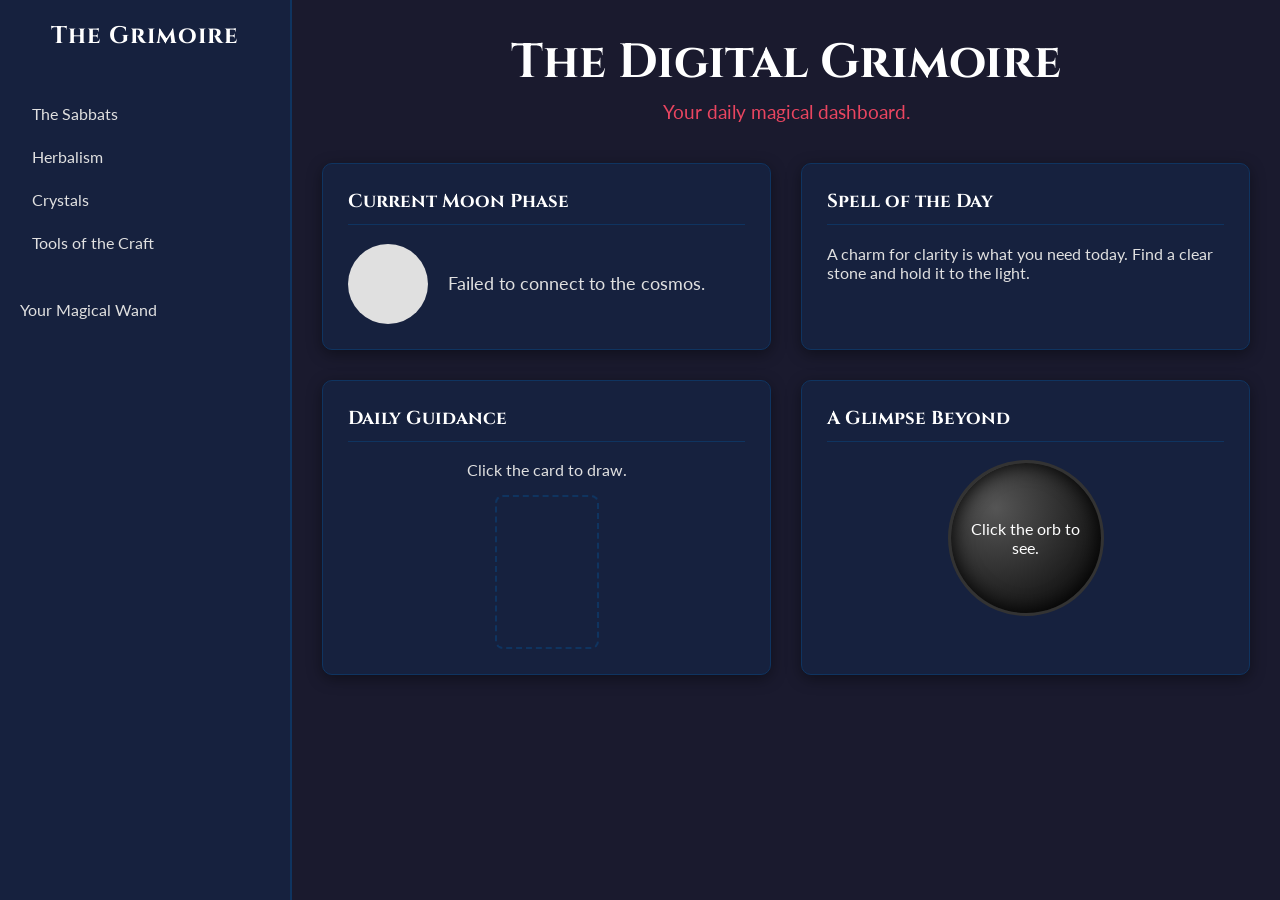
<file: index.html>
<!DOCTYPE html>
<html lang="en">
<head>
    <meta charset="UTF-8">
    <meta name="viewport" content="width=device-width, initial-scale=1.0">
    <title>The Digital Grimoire</title>
    <link rel="stylesheet" href="style.css">
</head>
<body>

    <div id="app-container">
        <!-- Left Sidebar for Navigation -->
        <aside id="sidebar">
            <h2>The Grimoire</h2>
            <nav>
                <ul>
                    <li><a href="#sabbats">The Sabbats</a></li>
                    <li><a href="#herbs">Herbalism</a></li>
                    <li><a href="#crystals">Crystals</a></li>
                    <li><a href="#tools">Tools of the Craft</a></li>
                </ul>
            </nav>
            <div id="wand-widget">
                <p>Your Magical Wand</p>
                <!-- The wand will be controlled by JavaScript -->
            </div>
        </aside>

        <!-- Main Dashboard Content -->
        <main id="dashboard">
            <header>
                <h1>The Digital Grimoire</h1>
                <p>Your daily magical dashboard.</p>
            </header>

            <div class="widget-grid">
                <!-- Moon Phase Widget -->
                <div class="widget" id="moon-phase-widget">
                    <h3>Current Moon Phase</h3>
                    <div id="moon-display">
                        <div id="moon-icon"></div>
                        <div id="moon-text">
                            <p id="moon-phase-name">Loading...</p>
                            <p id="moon-zodiac">Loading...</p>
                        </div>
                    </div>
                </div>

                <!-- Spell of the Day Widget -->
                <div class="widget" id="spell-of-the-day-widget">
                    <h3>Spell of the Day</h3>
                    <p id="spell-text">A charm for clarity is what you need today. Find a clear stone and hold it to the light.</p>
                </div>

                <!-- Oracle Card Widget -->
                <div class="widget" id="oracle-card-widget">
                    <h3>Daily Guidance</h3>
                    <div id="oracle-deck">
                        <p>Click the card to draw.</p>
                        <div id="card-placeholder"></div>
                    </div>
                </div>

                <!-- Scrying Ball Widget -->
                <div class="widget" id="scrying-ball-widget">
                    <h3>A Glimpse Beyond</h3>
                    <div id="scrying-ball">
                        <p id="prediction-text">Click the orb to see.</p>
                    </div>
                </div>
            </div>
        </main>

    </div>

    <script src="script.js"></script>
</body>
</html>
</file>
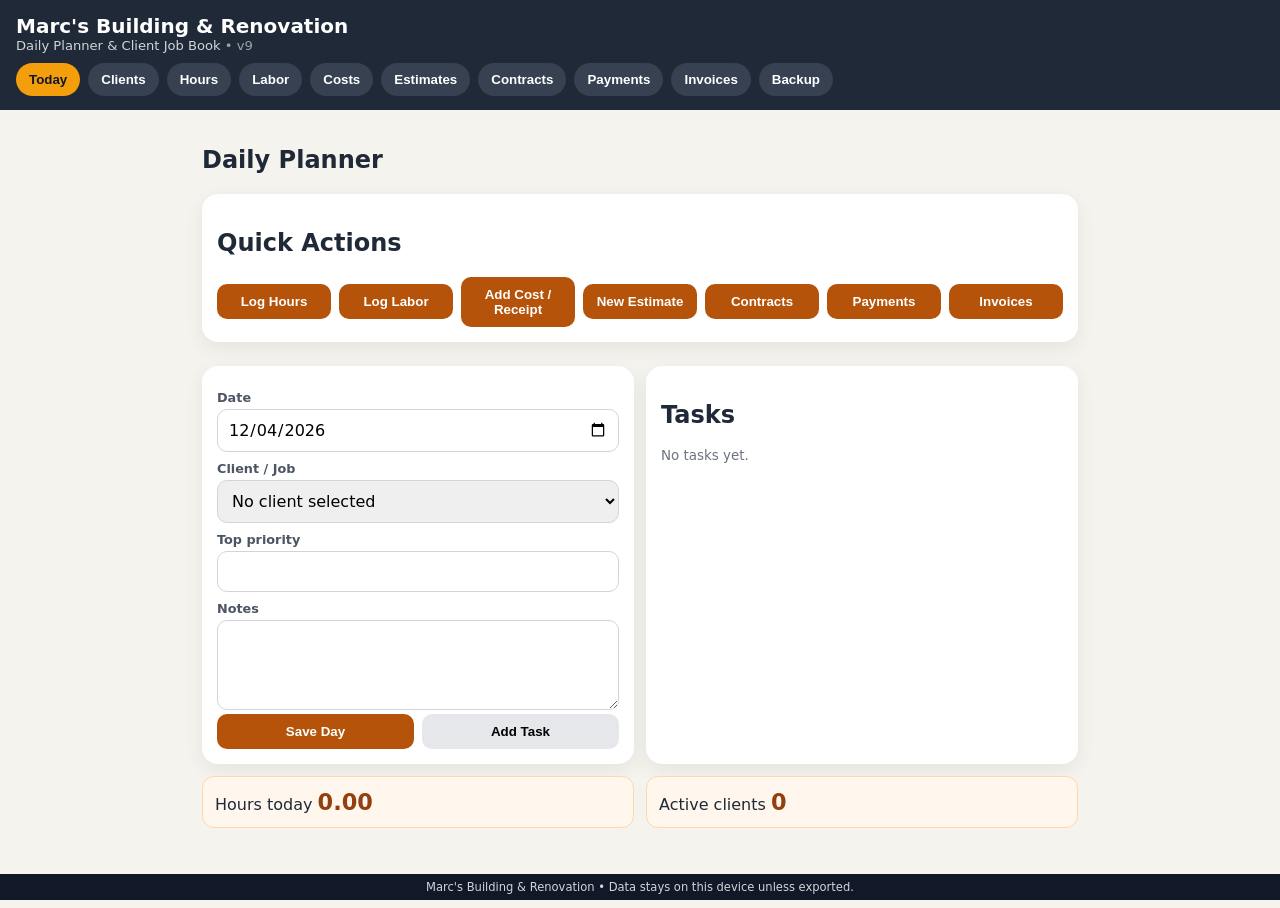
<file: marc-app/index.html>
<!doctype html><html><head><meta charset="utf-8"><meta name="viewport" content="width=device-width,initial-scale=1"><meta name="theme-color" content="#1f2937"><link rel="manifest" href="manifest.json"><title>Marc's Renovations Planner</title><style>
:root{--bg:#f5f3ee;--card:#fff;--ink:#1f2937;--muted:#6b7280;--accent:#b45309;--line:#e5e7eb}*{box-sizing:border-box}body{margin:0;font-family:system-ui;background:var(--bg);color:var(--ink)}header{position:sticky;top:0;background:#1f2937;color:#fff;padding:14px 16px;z-index:5}.brand{font-size:1.25rem;font-weight:800}.sub{font-size:.82rem;opacity:.8}nav{display:flex;gap:8px;flex-wrap:wrap;margin-top:10px}nav button{border:0;border-radius:999px;padding:9px 13px;background:#374151;color:#fff;font-weight:700}nav button.active{background:#f59e0b;color:#111827}main{max-width:900px;margin:auto;padding:16px 12px 80px}.view{display:none}.view.active{display:block}.card{background:#fff;border-radius:16px;padding:15px;margin:12px 0;box-shadow:0 6px 20px #0001}.grid{display:grid;grid-template-columns:repeat(auto-fit,minmax(250px,1fr));gap:12px}input,textarea,select{width:100%;padding:10px;border:1px solid #d1d5db;border-radius:10px;font:inherit}textarea{min-height:90px}label{display:block;font-size:.8rem;font-weight:700;color:#4b5563;margin:9px 0 4px}.btn{border:0;border-radius:10px;padding:10px 13px;font-weight:800}.primary{background:var(--accent);color:#fff}.secondary{background:#e5e7eb}.danger{background:#fee2e2;color:#b91c1c}.row{display:flex;gap:8px;flex-wrap:wrap;align-items:center}.row>*{flex:1}.small{color:var(--muted);font-size:.84rem}.client{cursor:pointer}.pill{display:inline-block;background:#f3f4f6;border-radius:999px;padding:4px 8px;font-size:.75rem;font-weight:700}table{width:100%;border-collapse:collapse}th,td{padding:8px;border-bottom:1px solid var(--line);text-align:left;font-size:.88rem}.task{display:flex;gap:8px;align-items:center;padding:8px 0;border-bottom:1px solid var(--line)}.task input{width:20px}.done{text-decoration:line-through;color:#9ca3af}.stat{background:#fff7ed;border:1px solid #fed7aa;padding:12px;border-radius:12px}.stat b{font-size:1.4rem;color:#92400e}
.invoice-grid{display:grid;grid-template-columns:repeat(auto-fit,minmax(280px,1fr));gap:12px}
.invoice-card{cursor:pointer}
.invoice-line{display:grid;grid-template-columns:1.8fr .55fr .75fr .8fr auto;gap:7px;margin:7px 0}
.invoice-line input{min-width:0}
.invoice-total{font-size:1.35rem;font-weight:900;text-align:right}
.labor-row{display:grid;grid-template-columns:1.1fr .85fr .65fr .75fr 1fr auto;gap:7px;margin:7px 0}
.labor-row input,.labor-row select{min-width:0}
@media(max-width:620px){.labor-row{grid-template-columns:1fr 1fr}.labor-row .labor-work{grid-column:1/3}.labor-row button{grid-column:2}}
.letterhead{display:flex;align-items:center;gap:14px;border-bottom:3px solid #10a9d6;padding-bottom:10px;margin-bottom:14px}
.letterhead-mark{width:74px;height:64px;flex:0 0 74px}
.letterhead-title{font-size:1.45rem;font-weight:900;line-height:1.05}
.letterhead-title span{color:#10a9d6}
.letterhead-sub{font-size:.8rem;font-weight:700;letter-spacing:.08em;margin-top:4px}
.letterhead-phone{margin-left:auto;font-size:1.05rem;font-weight:900;color:#10a9d6;white-space:nowrap}
.copy-label{font-weight:900;text-transform:uppercase;letter-spacing:.12em;color:#4b5563;font-size:.78rem}
.invoice-sheet{background:#fff;color:#111;padding:18px;border:1px solid #ddd;border-radius:10px;margin:14px 0}
.invoice-top{display:flex;justify-content:space-between;gap:20px}
.invoice-meta{text-align:right}
.invoice-table{width:100%;border-collapse:collapse;margin-top:12px}
.invoice-table th,.invoice-table td{border-bottom:1px solid #bbb;padding:7px 6px}
.invoice-table th{background:#f3f4f6}
.invoice-summary{margin-left:auto;max-width:300px;margin-top:12px}
.invoice-summary div{display:flex;justify-content:space-between;padding:4px 0}
.invoice-summary .grand{font-size:1.1rem;font-weight:900;border-top:2px solid #111;margin-top:4px;padding-top:7px}
@media(max-width:620px){.invoice-line{grid-template-columns:1fr 70px 90px}.invoice-line .amount{grid-column:1/3}.invoice-line button{grid-column:3}.letterhead{align-items:flex-start}.letterhead-phone{margin-left:0}.invoice-top{display:block}.invoice-meta{text-align:left;margin-top:8px}}
.doc-status{display:inline-block;padding:4px 9px;border-radius:999px;background:#eef2ff;font-weight:800;font-size:.75rem}
.doc-card{cursor:pointer}
.pay-row{display:grid;grid-template-columns:1.15fr .85fr .75fr .75fr auto;gap:7px;margin:7px 0}
.pay-row input,.pay-row select{min-width:0}
.install-banner{background:#e0f2fe;border:1px solid #7dd3fc;border-radius:14px;padding:12px;margin:12px 0}
.receipt-thumb{width:86px;height:86px;object-fit:cover;border-radius:10px;border:1px solid #d1d5db;background:#f3f4f6}
.receipt-card{display:grid;grid-template-columns:96px 1fr;gap:12px;align-items:start}
.receipt-placeholder{width:86px;height:86px;border-radius:10px;border:1px dashed #9ca3af;display:grid;place-items:center;font-size:.72rem;color:#6b7280;text-align:center;padding:6px}
.cost-total{font-size:1.25rem;font-weight:900;color:#92400e}
.signature-line{margin-top:34px;border-top:1px solid #111;padding-top:4px;width:48%}
.contract-section{margin:14px 0}
@media(max-width:620px){.pay-row{grid-template-columns:1fr 1fr}.pay-row button{grid-column:2}}
@media print{
  body{background:#fff}.no-print,header,footer{display:none!important}main{max-width:none;padding:0}.view{display:none!important}#invoicePrint.view.active{display:block!important}.invoice-sheet{border:0;border-radius:0;box-shadow:none;page-break-after:always;padding:12mm;margin:0}.invoice-sheet:last-child{page-break-after:auto}
}footer{position:fixed;bottom:0;left:0;right:0;background:#111827;color:#d1d5db;text-align:center;padding:6px;font-size:.72rem}</style></head><body>
<header><div class="brand">Marc's Building & Renovation</div><div class="sub">Daily Planner & Client Job Book <span style="opacity:.7">• v9</span></div><nav><button data-v="today" class="active">Today</button><button data-v="clients">Clients</button><button data-v="hours">Hours</button><button data-v="labor">Labor</button><button data-v="costs">Costs</button><button data-v="estimates">Estimates</button><button data-v="contracts">Contracts</button><button data-v="payments">Payments</button><button data-v="invoices">Invoices</button><button data-v="backup">Backup</button></nav></header>
<main>
<section id="today" class="view active"><h1>Daily Planner</h1>
<div id="installBanner" class="install-banner" style="display:none"><b>Install Marc's app on this Android phone</b><div class="small">Install it so it opens from the home screen like a regular app.</div><button id="installBtn" class="btn primary" style="margin-top:8px">Install App</button></div>
<div class="card"><h2>Quick Actions</h2><div class="row">
<button class="btn primary" onclick="show('hours')">Log Hours</button>
<button class="btn primary" onclick="show('labor')">Log Labor</button>
<button class="btn primary" onclick="show('costs')">Add Cost / Receipt</button>
<button class="btn primary" onclick="show('estimates')">New Estimate</button>
<button class="btn primary" onclick="show('contracts')">Contracts</button>
<button class="btn primary" onclick="show('payments')">Payments</button>
<button class="btn primary" onclick="show('invoices')">Invoices</button>
</div></div><div class="grid"><div class="card"><label>Date</label><input id="dDate" type="date"><label>Client / Job</label><select id="dClient"></select><label>Top priority</label><input id="dPriority"><label>Notes</label><textarea id="dNotes"></textarea><div class="row"><button class="btn primary" onclick="saveDay()">Save Day</button><button class="btn secondary" onclick="addTask()">Add Task</button></div></div><div class="card"><h2>Tasks</h2><div id="tasks"></div></div></div><div class="grid"><div class="stat">Hours today <b id="todayHours">0</b></div><div class="stat">Active clients <b id="activeCount">0</b></div></div></section>
<section id="clients" class="view"><div class="row"><div><h1>Clients & Jobs</h1><div class="small">One page for every client.</div></div><button class="btn primary" onclick="newClient()">+ New Client</button></div><input id="search" placeholder="Search clients..." oninput="renderClients()"><div id="clientList" class="grid"></div></section>
<section id="edit" class="view"><button class="btn secondary" onclick="show('clients')">← Back</button><div class="card"><h1 id="formTitle">New Client</h1><input type="hidden" id="cid"><div class="grid"><div><label>Name</label><input id="name"><label>Phone</label><input id="phone"><label>Email</label><input id="email"><label>Job address</label><input id="address"></div><div><label>Job title</label><input id="job"><label>Start date</label><input id="start" type="date"><label>Status</label><select id="status"><option>Estimate</option><option>Scheduled</option><option selected>Active</option><option>Waiting</option><option>Completed</option></select><label>Job description</label><textarea id="desc"></textarea></div></div><label>Notes</label><textarea id="notes"></textarea><button class="btn primary" onclick="saveClient()">Save Client</button></div></section>
<section id="detail" class="view"><button class="btn secondary" onclick="show('clients')">← Back</button><div id="detailBody"></div></section>
<section id="hours" class="view"><h1>Hours Log</h1><div class="small">Log Marc’s own time or general job hours here.</div><div class="card"><div class="grid"><div><label>Date</label><input id="hDate" type="date"></div><div><label>Client</label><select id="hClient"></select></div><div><label>Hours</label><input id="hAmount" type="number" step=".25"></div><div><label>Work done</label><input id="hWork"></div></div><button class="btn primary" onclick="logHours()">Log Hours</button></div><div class="card"><h2>Recent Hours</h2><div id="hoursList"></div></div></section>
<section id="labor" class="view"><h1>Labor Tracker</h1><div class="small">Track each worker by name, hours, rate and job.</div><div class="card"><div class="grid"><div><label>Date</label><input id="laborDate" type="date"></div><div><label>Client / Job</label><select id="laborClient"></select></div><div><label>Worker name</label><input id="laborName" placeholder="Name"></div><div><label>Hours</label><input id="laborHours" type="number" min="0" step=".25" placeholder="8"></div><div><label>Hourly rate</label><input id="laborRate" type="number" min="0" step=".01" placeholder="25.00"></div><div><label>Work done</label><input id="laborWork" placeholder="Framing, drywall, painting..."></div></div><button class="btn primary" onclick="addLaborEntry()">Add Labor</button></div><div class="card"><div class="row"><h2>Labor History</h2><div class="hours-total" id="laborGrandTotal">$0.00</div></div><div id="laborList"></div></div></section>
<section id="costs" class="view"><h1>Costs & Receipts</h1><div class="small">Photograph receipts and attach each cost to a client/job.</div>
<div class="card">
  <div class="grid">
    <div><label>Date</label><input id="costDate" type="date"></div>
    <div><label>Client / Job</label><select id="costClient"></select></div>
    <div><label>Supplier / Store</label><input id="costVendor" placeholder="Home Hardware, lumber yard, etc."></div>
    <div><label>Category</label><select id="costCategory"><option>Materials</option><option>Fuel</option><option>Subcontractor</option><option>Equipment / Rental</option><option>Permit / Fee</option><option>Disposal</option><option>Other</option></select></div>
    <div><label>Amount</label><input id="costAmount" type="number" min="0" step=".01" placeholder="0.00"></div>
    <div><label>Paid with</label><select id="costPayment"><option>Business Card</option><option>Personal Card</option><option>Cash</option><option>Cheque</option><option>Other</option></select></div>
  </div>
  <label>Notes</label><input id="costNotes" placeholder="What was purchased?">
  <label>Receipt Photo</label>
  <input id="costReceiptFile" type="file" accept="image/*" capture="environment" onchange="previewReceipt(event)">
  <div id="receiptPreviewWrap" style="margin-top:10px;display:none"><img id="receiptPreview" class="receipt-thumb"></div>
  <div class="row" style="margin-top:12px"><button class="btn primary" onclick="saveCost()">Save Cost & Receipt</button><button class="btn secondary" onclick="clearCostForm()">Clear</button></div>
</div>
<div class="grid"><div class="stat">All recorded costs <b id="costGrandTotal">$0.00</b></div><div class="stat">Selected job costs <b id="jobCostTotal">$0.00</b></div></div>
<div class="card"><h2>Receipt History</h2><div id="costList"></div></div></section>

<section id="estimates" class="view"><div class="row"><div><h1>Estimates</h1><div class="small">Prepare, print, email and convert accepted estimates into contracts.</div></div><button class="btn primary" onclick="newEstimate()">+ New Estimate</button></div><div id="estimateList" class="invoice-grid"></div></section>

<section id="estimateEdit" class="view"><button class="btn secondary no-print" onclick="show('estimates')">← Back</button><div class="card no-print"><h1 id="estimateFormTitle">New Estimate</h1><input type="hidden" id="estId"><div class="grid"><div><label>Estimate number</label><input id="estNumber" readonly><label>Date</label><input id="estDate" type="date"><label>Valid until</label><input id="estValid" type="date"><label>Client</label><select id="estClient" onchange="estimateClientChanged()"></select></div><div><label>Job / project</label><input id="estJob"><label>Job address</label><input id="estAddress"><label>Status</label><select id="estStatus"><option>Draft</option><option>Sent</option><option>Accepted</option><option>Declined</option></select></div></div><h3>Scope & Pricing</h3><div id="estimateLines"></div><button class="btn secondary" onclick="addEstimateLine()">+ Add Line</button><div class="grid" style="margin-top:12px"><div><label>Scope notes / exclusions</label><textarea id="estNotes" placeholder="Describe what is included, excluded, allowances, disposal, permits, etc."></textarea></div><div><label>Tax %</label><input id="estTax" type="number" min="0" step=".01" value="0" oninput="renderEstimateTotals()"><div id="estimateTotals" class="invoice-total"></div></div></div><div class="row" style="margin-top:12px"><button class="btn primary" onclick="saveEstimate(false)">Save Estimate</button><button class="btn secondary" onclick="saveEstimate(true)">Save & Print</button><button class="btn secondary" onclick="emailCurrentEstimate()">Email</button></div></div></section>

<section id="estimatePrint" class="view"><div class="no-print row"><button class="btn secondary" onclick="show('estimates')">← Back</button><button class="btn primary" onclick="window.print()">Print Estimate</button></div><div id="estimatePrintBody"></div></section>

<section id="contracts" class="view"><div class="row"><div><h1>Contracts</h1><div class="small">Create contracts from accepted estimates and track the agreement through completion.</div></div></div><div id="contractList" class="invoice-grid"></div></section>

<section id="contractEdit" class="view"><button class="btn secondary no-print" onclick="show('contracts')">← Back</button><div class="card no-print"><h1 id="contractFormTitle">Contract</h1><input type="hidden" id="contractId"><div class="grid"><div><label>Contract number</label><input id="contractNumber" readonly><label>Client</label><select id="contractClient" disabled></select><label>Job</label><input id="contractJob"></div><div><label>Contract date</label><input id="contractDate" type="date"><label>Planned start</label><input id="contractStart" type="date"><label>Target completion</label><input id="contractEnd" type="date"><label>Status</label><select id="contractStatus"><option>Draft</option><option>Sent</option><option>Signed</option><option>In Progress</option><option>Completed</option><option>Cancelled</option></select></div></div><label>Work to be performed</label><textarea id="contractScope"></textarea><label>Terms / changes / responsibilities</label><textarea id="contractTerms">Any changes to the agreed scope must be approved by both parties and may affect price and completion date. Client will provide reasonable access to the work area. Payment is due according to the payment schedule below.</textarea><h3>Payment Schedule</h3><div id="contractPayments"></div><button class="btn secondary" onclick="addContractPayment()">+ Add Payment</button><div class="row" style="margin-top:12px"><button class="btn primary" onclick="saveContract(false)">Save Contract</button><button class="btn secondary" onclick="saveContract(true)">Save & Print 2 Copies</button><button class="btn secondary" onclick="emailCurrentContract()">Email</button></div></div></section>

<section id="contractPrint" class="view"><div class="no-print row"><button class="btn secondary" onclick="show('contracts')">← Back</button><button class="btn primary" onclick="window.print()">Print Client + Office Copies</button></div><div id="contractPrintBody"></div></section>

<section id="payments" class="view"><h1>Payment Schedule</h1><div class="small">All contract deposits, progress payments and final payments in one place.</div><div id="paymentOverview"></div></section>

<section id="invoices" class="view"><div class="row"><div><h1>Invoices</h1><div class="small">Numbered invoices saved with each client.</div></div><button class="btn primary" onclick="newInvoice()">+ New Invoice</button></div><div id="invoiceList" class="invoice-grid"></div></section>
<section id="invoiceEdit" class="view"><button class="btn secondary no-print" onclick="show('invoices')">← Back</button><div class="card no-print"><h1 id="invoiceFormTitle">New Invoice</h1><input type="hidden" id="invId"><div class="grid"><div><label>Invoice number</label><input id="invNumber" readonly><label>Date</label><input id="invDate" type="date"><label>Client</label><select id="invClient" onchange="invoiceClientChanged()"></select></div><div><label>Job / project</label><input id="invJob"><label>Client address</label><input id="invAddress"><label>Due date</label><input id="invDue" type="date"></div></div><h3>Materials / Other Charges</h3><div id="invoiceLines"></div><button class="btn secondary" onclick="addInvoiceLine()">+ Add Line</button>
<h3 style="margin-top:18px">Labor</h3><div id="invoiceLabor"></div><div class="row"><button class="btn secondary" onclick="addInvoiceLabor()">+ Add Labor</button><button class="btn secondary" onclick="importClientLabor()">Import Labor for This Client</button></div><div class="grid" style="margin-top:12px"><div><label>Notes</label><textarea id="invNotes" placeholder="Thank you, payment terms, job notes..."></textarea></div><div><label>Tax %</label><input id="invTax" type="number" min="0" step=".01" value="0" oninput="renderInvoiceTotals()"><label>Amount paid</label><input id="invPaid" type="number" min="0" step=".01" value="0" oninput="renderInvoiceTotals()"><div id="invoiceTotals" class="invoice-total"></div></div></div><div class="row" style="margin-top:12px"><button class="btn primary" onclick="saveInvoice(false)">Save Invoice</button><button class="btn secondary" onclick="saveInvoice(true)">Save & Print 2 Copies</button></div></div></section>
<section id="invoicePrint" class="view"><div class="no-print row"><button class="btn secondary" onclick="show('invoices')">← Back</button><button class="btn primary" onclick="window.print()">Print Client + Office Copies</button></div><div id="printCopies"></div></section>
<section id="backup" class="view"><h1>Backup</h1><div class="card"><p>Records are stored on this device. Export a backup occasionally.</p><div class="row"><button class="btn primary" onclick="backup()">Export Backup</button><label class="btn secondary" style="margin:0;text-align:center">Restore<input type="file" accept=".json" onchange="restore(event)" style="display:none"></label></div></div></section>
</main><footer>Marc's Building & Renovation • Data stays on this device unless exported.</footer>
<script>
const K="marcsRenovations_v2";let db=JSON.parse(localStorage.getItem(K)||'{"clients":[],"hours":[],"days":{},"invoices":[],"nextInvoiceNumber":1001}');db.invoices=db.invoices||[];db.nextInvoiceNumber=db.nextInvoiceNumber||1001;db.labor=db.labor||[];db.estimates=db.estimates||[];db.contracts=db.contracts||[];db.costs=db.costs||[];db.nextEstimateNumber=db.nextEstimateNumber||1001;db.nextContractNumber=db.nextContractNumber||1001;const save=()=>{localStorage.setItem(K,JSON.stringify(db));refresh()};const uid=()=>Date.now().toString(36)+Math.random().toString(36).slice(2,6);const td=()=>{let d=new Date;d.setMinutes(d.getMinutes()-d.getTimezoneOffset());return d.toISOString().slice(0,10)};const e=s=>String(s||"").replace(/[&<>"']/g,m=>({"&":"&amp;","<":"&lt;",">":"&gt;",'"':"&quot;","'":"&#39;"}[m]));
document.querySelectorAll("nav button").forEach(b=>b.onclick=()=>show(b.dataset.v));function show(id){document.querySelectorAll(".view").forEach(x=>x.classList.remove("active"));document.getElementById(id).classList.add("active");document.querySelectorAll("nav button").forEach(x=>x.classList.toggle("active",x.dataset.v===id));if(id==="clients")renderClients();if(id==="hours")renderHours();if(id==="labor")renderLabor();if(id==="costs")renderCosts();if(id==="estimates")renderEstimates();if(id==="contracts")renderContracts();if(id==="payments")renderPayments();if(id==="invoices")renderInvoices();if(id==="today")loadDay()}
function opts(sel=""){return '<option value="">No client selected</option>'+db.clients.map(c=>'<option value="'+c.id+'" '+(c.id===sel?"selected":"")+'>'+e(c.name)+' — '+e(c.job||"Job")+'</option>').join("")}
function newClient(){["cid","name","phone","email","address","job","start","desc","notes"].forEach(i=>document.getElementById(i).value="");document.getElementById("status").value="Active";document.getElementById("formTitle").textContent="New Client";show("edit")}
function saveClient(){
  const g=id=>document.getElementById(id);
  let id=g("cid").value||uid(),old=db.clients.find(c=>c.id===id)||{};
  let c={
    id,
    name:g("name").value.trim(),
    phone:g("phone").value.trim(),
    email:g("email").value.trim(),
    address:g("address").value.trim(),
    job:g("job").value.trim(),
    start:g("start").value,
    status:g("status").value,
    desc:g("desc").value.trim(),
    notes:g("notes").value.trim(),
    materials:old.materials||[]
  };
  if(!c.name){alert("Enter the client name.");g("name").focus();return;}
  let i=db.clients.findIndex(x=>x.id===id);
  if(i>=0)db.clients[i]=c;else db.clients.push(c);
  save();
  show("clients");
}
function editClient(id){
  let c=db.clients.find(x=>x.id===id);if(!c)return;
  const g=x=>document.getElementById(x);
  g("cid").value=c.id;
  g("name").value=c.name||"";
  g("phone").value=c.phone||"";
  g("email").value=c.email||"";
  g("address").value=c.address||"";
  g("job").value=c.job||"";
  g("start").value=c.start||"";
  g("status").value=c.status||"Active";
  g("desc").value=c.desc||"";
  g("notes").value=c.notes||"";
  g("formTitle").textContent="Edit Client";
  show("edit");
}
function renderClients(){let q=(search.value||"").toLowerCase(),a=db.clients.filter(c=>JSON.stringify(c).toLowerCase().includes(q));clientList.innerHTML=a.length?a.map(c=>'<div class="card client" onclick="openClient(\''+c.id+'\')"><div class="row"><h3>'+e(c.name)+'</h3><span class="pill">'+e(c.status)+'</span></div><div>'+e(c.job||"Renovation job")+'</div><div class="small">'+e(c.address||"No address")+'</div></div>').join(""):'<div class="card small">No clients yet.</div>'}
function openClient(id){let c=db.clients.find(x=>x.id===id),hs=db.hours.filter(h=>h.clientId===id),total=hs.reduce((s,h)=>s+Number(h.hours),0);detailBody.innerHTML='<div class="card"><div class="row"><div><h1>'+e(c.name)+'</h1><h3>'+e(c.job)+'</h3></div><span class="pill">'+e(c.status)+'</span></div><p><b>Phone:</b> '+e(c.phone||"—")+'<br><b>Email:</b> '+e(c.email||"—")+'<br><b>Address:</b> '+e(c.address||"—")+'<br><b>Started:</b> '+e(c.start||"—")+'</p><h3>Job Description</h3><p>'+e(c.desc||"No description")+'</p><h3>Notes</h3><textarea id="detailNotes">'+e(c.notes||"")+'</textarea><div class="row"><button class="btn primary" onclick="saveNotes(\''+id+'\')">Save Notes</button><button class="btn secondary" onclick="editClient(\''+id+'\')">Edit</button><button class="btn danger" onclick="deleteClient(\''+id+'\')">Delete Client</button></div></div><div class="card"><h2>Materials</h2><div id="mats">'+(c.materials||[]).map(m=>'<div class="row"><input value="'+e(m.item)+'" placeholder="Material" onchange="mat(\''+id+'\',\''+m.id+'\',this.value)"><input value="'+e(m.qty)+'" placeholder="Qty" onchange="qty(\''+id+'\',\''+m.id+'\',this.value)"></div>').join("")+'</div><button class="btn primary" onclick="addMat(\''+id+'\')">+ Add Material</button></div><div class="card"><h2>Hours: '+total.toFixed(2)+'</h2>'+hs.map(h=>'<div>'+e(h.date)+' — '+Number(h.hours).toFixed(2)+' hrs — '+e(h.work)+'</div>').join("")+'</div><div class="card"><h2>Job Costs</h2><div class="cost-total">'+money(db.costs.filter(r=>r.clientId===id).reduce((s,r)=>s+Number(r.amount||0),0))+'</div><div class="small">'+db.costs.filter(r=>r.clientId===id).length+' receipts/cost entries</div></div>';show("detail")}
function deleteClient(id){
    const c=db.clients.find(x=>x.id===id);
    if(!c)return;
    const linkedHours=db.hours.filter(x=>x.clientId===id).length;
    const linkedLabor=db.labor.filter(x=>x.clientId===id).length;
    const linkedCosts=db.costs.filter(x=>x.clientId===id).length;
    const linkedInvoices=db.invoices.filter(x=>x.clientId===id).length;
    const linkedEstimates=db.estimates.filter(x=>x.clientId===id).length;
    const linkedContracts=db.contracts.filter(x=>x.clientId===id).length;
    const msg="Delete "+c.name+"?\n\nThis will also remove this client's linked records:\n"+
      linkedHours+" hour entries\n"+
      linkedLabor+" labor entries\n"+
      linkedCosts+" costs/receipts\n"+
      linkedInvoices+" invoices\n"+
      linkedEstimates+" estimates\n"+
      linkedContracts+" contracts\n\nThis cannot be undone.";
    if(!confirm(msg))return;
    db.clients=db.clients.filter(x=>x.id!==id);
    db.hours=db.hours.filter(x=>x.clientId!==id);
    db.labor=db.labor.filter(x=>x.clientId!==id);
    db.costs=db.costs.filter(x=>x.clientId!==id);
    db.invoices=db.invoices.filter(x=>x.clientId!==id);
    db.estimates=db.estimates.filter(x=>x.clientId!==id);
    db.contracts=db.contracts.filter(x=>x.clientId!==id);
    Object.values(db.days||{}).forEach(d=>{if(d&&d.clientId===id)d.clientId=""});
    save();
    show("clients");
  }
function saveNotes(id){db.clients.find(c=>c.id===id).notes=detailNotes.value;save();openClient(id)}function addMat(id){db.clients.find(c=>c.id===id).materials.push({id:uid(),item:"",qty:""});save();openClient(id)}function mat(cid,mid,v){db.clients.find(c=>c.id===cid).materials.find(m=>m.id===mid).item=v;save()}function qty(cid,mid,v){db.clients.find(c=>c.id===cid).materials.find(m=>m.id===mid).qty=v;save()}
function logHours(){if(!hDate.value||!hClient.value||!Number(hAmount.value))return alert("Choose date, client and hours.");db.hours.push({id:uid(),date:hDate.value,clientId:hClient.value,hours:Number(hAmount.value),work:hWork.value});hAmount.value="";hWork.value="";save();renderHours()}
function renderHours(){let a=[...db.hours].sort((x,y)=>y.date.localeCompare(x.date));hoursList.innerHTML=a.length?'<table><tr><th>Date</th><th>Client</th><th>Hours</th><th>Work</th></tr>'+a.map(h=>'<tr><td>'+e(h.date)+'</td><td>'+e((db.clients.find(c=>c.id===h.clientId)||{}).name||"Deleted")+'</td><td>'+Number(h.hours).toFixed(2)+'</td><td>'+e(h.work)+'</td></tr>').join("")+'</table>':'<div class="small">No hours yet.</div>'}
function loadDay(){let date=dDate.value||td();dDate.value=date;let d=db.days[date]||{clientId:"",priority:"",notes:"",tasks:[]};dClient.innerHTML=opts(d.clientId);dPriority.value=d.priority||"";dNotes.value=d.notes||"";tasks.innerHTML=(d.tasks||[]).map(t=>'<div class="task"><input type="checkbox" '+(t.done?"checked":"")+' onchange="toggleTask(\''+t.id+'\')"><span class="'+(t.done?"done":"")+'">'+e(t.text)+'</span></div>').join("")||'<div class="small">No tasks yet.</div>';todayHours.textContent=db.hours.filter(h=>h.date===date).reduce((s,h)=>s+Number(h.hours),0).toFixed(2);activeCount.textContent=db.clients.filter(c=>c.status!=="Completed").length}
function saveDay(){let date=dDate.value,old=db.days[date]||{tasks:[]};db.days[date]={clientId:dClient.value,priority:dPriority.value,notes:dNotes.value,tasks:old.tasks||[]};save();alert("Day saved.")}function addTask(){let t=prompt("What needs to be done?");if(!t)return;let date=dDate.value||td(),d=db.days[date]||{clientId:"",priority:"",notes:"",tasks:[]};d.tasks.push({id:uid(),text:t,done:false});db.days[date]=d;save();loadDay()}function toggleTask(id){let d=db.days[dDate.value],t=d.tasks.find(x=>x.id===id);t.done=!t.done;save();loadDay()}
function money(n){return "$"+Number(n||0).toFixed(2)}
function addLaborEntry(){let date=laborDate.value,clientId=laborClient.value,name=laborName.value.trim(),hours=Number(laborHours.value||0),rate=Number(laborRate.value||0),work=laborWork.value.trim();if(!date||!clientId||!name||!hours)return alert("Enter date, client, worker name and hours.");db.labor.push({id:uid(),date,clientId,name,hours,rate,work});laborName.value="";laborHours.value="";laborWork.value="";save();renderLabor()}
function deleteLabor(id){db.labor=db.labor.filter(x=>x.id!==id);save();renderLabor()}
function renderLabor(){laborClient.innerHTML=opts(laborClient.value);let a=[...db.labor].sort((x,y)=>y.date.localeCompare(x.date)),grand=a.reduce((s,l)=>s+Number(l.hours||0)*Number(l.rate||0),0);laborGrandTotal.textContent=money(grand);laborList.innerHTML=a.length?'<table><tr><th>Date</th><th>Client</th><th>Name</th><th>Hours</th><th>Rate</th><th>Cost</th><th>Work</th><th></th></tr>'+a.map(l=>{let c=db.clients.find(x=>x.id===l.clientId)||{};return '<tr><td>'+e(l.date)+'</td><td>'+e(c.name||"Deleted")+'</td><td>'+e(l.name)+'</td><td>'+Number(l.hours).toFixed(2)+'</td><td>'+money(l.rate)+'</td><td><b>'+money(Number(l.hours)*Number(l.rate))+'</b></td><td>'+e(l.work||"")+'</td><td><button class="btn danger" onclick="deleteLabor(\''+l.id+'\')">×</button></td></tr>'}).join("")+'</table>':'<div class="small">No labor entries yet.</div>'}

let pendingReceiptImage="";
function compressReceipt(file,cb){let reader=new FileReader();reader.onload=ev=>{let img=new Image();img.onload=()=>{let max=1200,scale=Math.min(1,max/Math.max(img.width,img.height)),w=Math.round(img.width*scale),h=Math.round(img.height*scale),canvas=document.createElement("canvas");canvas.width=w;canvas.height=h;canvas.getContext("2d").drawImage(img,0,0,w,h);cb(canvas.toDataURL("image/jpeg",0.68))};img.src=ev.target.result};reader.readAsDataURL(file)}
function previewReceipt(ev){let file=ev.target.files&&ev.target.files[0];if(!file)return;compressReceipt(file,data=>{pendingReceiptImage=data;receiptPreview.src=data;receiptPreviewWrap.style.display="block"})}
function clearCostForm(){costVendor.value="";costAmount.value="";costNotes.value="";costReceiptFile.value="";pendingReceiptImage="";receiptPreviewWrap.style.display="none";costCategory.value="Materials";costPayment.value="Business Card"}
function saveCost(){let clientId=costClient.value,date=costDate.value,amount=Number(costAmount.value||0);if(!clientId||!date||!amount)return alert("Choose a client/job, date and amount.");let rec={id:uid(),clientId,date,vendor:costVendor.value.trim(),category:costCategory.value,amount,payment:costPayment.value,notes:costNotes.value.trim(),receiptImage:pendingReceiptImage||""};db.costs.push(rec);save();clearCostForm();renderCosts();alert("Cost saved to this job.")} 
function deleteCost(id){if(!confirm("Delete this cost and receipt?"))return;db.costs=db.costs.filter(x=>x.id!==id);save();renderCosts()}
function renderCosts(){costClient.innerHTML=opts(costClient.value);let a=[...db.costs].sort((x,y)=>y.date.localeCompare(x.date)),all=a.reduce((s,r)=>s+Number(r.amount||0),0),selected=costClient.value?a.filter(r=>r.clientId===costClient.value).reduce((s,r)=>s+Number(r.amount||0),0):0;costGrandTotal.textContent=money(all);jobCostTotal.textContent=money(selected);costList.innerHTML=a.length?a.map(r=>{let c=db.clients.find(x=>x.id===r.clientId)||{};return '<div class="receipt-card" style="padding:12px 0;border-bottom:1px solid #e5e7eb">'+(r.receiptImage?'<img class="receipt-thumb" src="'+r.receiptImage+'" onclick="openReceipt(\''+r.id+'\')" style="cursor:pointer">':'<div class="receipt-placeholder">No receipt photo</div>')+'<div><div class="row"><b>'+e(r.vendor||r.category)+'</b><span class="pill">'+e(r.date)+'</span></div><div>'+e(c.name||"Deleted client")+' — '+e(r.category)+'</div><div class="cost-total">'+money(r.amount)+'</div><div class="small">'+e(r.notes||"")+'</div><button class="btn danger" style="margin-top:7px" onclick="deleteCost(\''+r.id+'\')">Delete</button></div></div>'}).join(""):'<div class="small">No costs recorded yet.</div>'}
function openReceipt(id){let r=db.costs.find(x=>x.id===id);if(!r||!r.receiptImage)return;let w=window.open();if(w)w.document.write('<title>Receipt</title><img src="'+r.receiptImage+'" style="max-width:100%;height:auto">')}
function clientSelectOptions(sel=""){return '<option value="">Choose a client</option>'+db.clients.map(c=>'<option value="'+c.id+'" '+(c.id===sel?"selected":"")+'>'+e(c.name)+'</option>').join("")}
function nextEstimateNo(){return "EST-"+String(db.nextEstimateNumber||1001).padStart(4,"0")}
function newEstimate(){estId.value="";estNumber.value=nextEstimateNo();estDate.value=td();estValid.value="";estClient.innerHTML=clientSelectOptions("");estJob.value="";estAddress.value="";estStatus.value="Draft";estNotes.value="";estTax.value="0";estimateLines.innerHTML="";addEstimateLine();estimateFormTitle.textContent="New Estimate";renderEstimateTotals();show("estimateEdit")}
function estimateClientChanged(){let c=db.clients.find(x=>x.id===estClient.value);if(c){estJob.value=c.job||"";estAddress.value=c.address||""}}
function addEstimateLine(item={desc:"",qty:1,rate:0}){let d=document.createElement("div");d.className="invoice-line";d.innerHTML='<input class="desc" placeholder="Work or material" value="'+e(item.desc||"")+'" oninput="renderEstimateTotals()"><input class="qty" type="number" min="0" step=".01" value="'+Number(item.qty??1)+'" oninput="renderEstimateTotals()"><input class="rate" type="number" min="0" step=".01" value="'+Number(item.rate??0)+'" oninput="renderEstimateTotals()"><input class="amount" readonly><button class="btn danger" onclick="this.parentElement.remove();renderEstimateTotals()">×</button>';estimateLines.appendChild(d);renderEstimateTotals()}
function getEstimateLines(){return [...estimateLines.querySelectorAll(".invoice-line")].map(r=>({desc:r.querySelector(".desc").value,qty:Number(r.querySelector(".qty").value||0),rate:Number(r.querySelector(".rate").value||0)}))}
function calcEstimate(i){let subtotal=(i.lines||[]).reduce((s,l)=>s+Number(l.qty||0)*Number(l.rate||0),0),tax=subtotal*Number(i.taxPct||0)/100,total=subtotal+tax;return{subtotal,tax,total}}
function renderEstimateTotals(){[...estimateLines.querySelectorAll(".invoice-line")].forEach(r=>r.querySelector(".amount").value=money(Number(r.querySelector(".qty").value||0)*Number(r.querySelector(".rate").value||0)));let temp={lines:getEstimateLines(),taxPct:Number(estTax.value||0)},x=calcEstimate(temp);estimateTotals.innerHTML='Subtotal '+money(x.subtotal)+'<br>Tax '+money(x.tax)+'<br><b>Estimated Total '+money(x.total)+'</b>'}
function saveEstimate(printAfter=false){if(!estClient.value)return alert("Choose a client.");let id=estId.value||uid(),isNew=!db.estimates.find(x=>x.id===id),data={id,number:estNumber.value,date:estDate.value,validUntil:estValid.value,clientId:estClient.value,job:estJob.value,address:estAddress.value,status:estStatus.value,notes:estNotes.value,taxPct:Number(estTax.value||0),lines:getEstimateLines()};let idx=db.estimates.findIndex(x=>x.id===id);if(idx>=0)db.estimates[idx]=data;else{db.estimates.push(data);db.nextEstimateNumber=(db.nextEstimateNumber||1001)+1}save();if(printAfter)printEstimate(id);else{alert("Estimate saved.");show("estimates")}}
function editEstimate(id){let i=db.estimates.find(x=>x.id===id);if(!i)return;estId.value=i.id;estNumber.value=i.number;estDate.value=i.date;estValid.value=i.validUntil||"";estClient.innerHTML=clientSelectOptions(i.clientId);estJob.value=i.job||"";estAddress.value=i.address||"";estStatus.value=i.status||"Draft";estNotes.value=i.notes||"";estTax.value=i.taxPct||0;estimateLines.innerHTML="";(i.lines||[]).forEach(addEstimateLine);if(!(i.lines||[]).length)addEstimateLine();estimateFormTitle.textContent="Estimate "+i.number;renderEstimateTotals();show("estimateEdit")}
function renderEstimates(){let a=[...db.estimates].sort((x,y)=>y.date.localeCompare(x.date));estimateList.innerHTML=a.length?a.map(i=>{let c=db.clients.find(x=>x.id===i.clientId)||{},x=calcEstimate(i);return '<div class="card doc-card" onclick="editEstimate(\''+i.id+'\')"><div class="row"><h3>'+e(i.number)+'</h3><span class="doc-status">'+e(i.status||"Draft")+'</span></div><div>'+e(c.name||"Client")+'</div><div class="small">'+e(i.job||"")+'</div><div style="margin-top:8px;font-weight:900">'+money(x.total)+'</div><div class="row" style="margin-top:8px"><button class="btn secondary" onclick="event.stopPropagation();printEstimate(\''+i.id+'\')">Print</button><button class="btn secondary" onclick="event.stopPropagation();emailEstimate(\''+i.id+'\')">Email</button>'+(i.status==="Accepted"&&!db.contracts.some(c=>c.estimateId===i.id)?'<button class="btn primary" onclick="event.stopPropagation();createContractFromEstimate(\''+i.id+'\')">Create Contract</button>':'')+'</div></div>'}).join(""):'<div class="card small">No estimates yet.</div>'}
function estimateSheet(i){let c=db.clients.find(x=>x.id===i.clientId)||{},x=calcEstimate(i);return '<div class="invoice-sheet">'+letterheadHTML()+'<div class="invoice-top"><div><h2>ESTIMATE</h2><div><b>Prepared For:</b><br>'+e(c.name||"")+'<br>'+e(i.address||c.address||"")+'<br>'+e(c.phone||"")+'<br>'+e(c.email||"")+'</div></div><div class="invoice-meta"><b>'+e(i.number)+'</b><br>Date: '+e(i.date||"")+'<br>'+(i.validUntil?'Valid until: '+e(i.validUntil)+'<br>':'')+'<br><b>Job:</b> '+e(i.job||"")+'</div></div><table class="invoice-table"><thead><tr><th>Description</th><th>Qty</th><th>Rate</th><th>Amount</th></tr></thead><tbody>'+(i.lines||[]).map(l=>'<tr><td>'+e(l.desc)+'</td><td>'+Number(l.qty||0)+'</td><td>'+money(l.rate)+'</td><td>'+money(Number(l.qty||0)*Number(l.rate||0))+'</td></tr>').join("")+'</tbody></table><div class="invoice-summary"><div><span>Subtotal</span><b>'+money(x.subtotal)+'</b></div><div><span>Tax</span><b>'+money(x.tax)+'</b></div><div class="grand"><span>Estimated Total</span><span>'+money(x.total)+'</span></div></div>'+(i.notes?'<div style="margin-top:18px"><b>Scope Notes / Exclusions:</b><br>'+e(i.notes).replace(/\n/g,"<br>")+'</div>':'')+'<div class="small" style="margin-top:20px">This estimate is subject to final measurements, approved changes, and the terms of any signed contract.</div></div>'}
function printEstimate(id){let i=db.estimates.find(x=>x.id===id);if(!i)return;estimatePrintBody.innerHTML=estimateSheet(i);show("estimatePrint")}
function estimateEmailText(i){let c=db.clients.find(x=>x.id===i.clientId)||{},x=calcEstimate(i),lines=(i.lines||[]).map(l=>'- '+l.desc+': '+l.qty+' × '+money(l.rate)+' = '+money(l.qty*l.rate)).join("\n");return 'Hello '+(c.name||'')+',\n\nHere is estimate '+i.number+' for '+(i.job||'your project')+'.\n\n'+lines+'\n\nEstimated total: '+money(x.total)+'\n\n'+(i.notes||'')+'\n\nMarc\'s Building & Renovation\n780 781 8872'}
function emailEstimate(id){let i=db.estimates.find(x=>x.id===id),c=db.clients.find(x=>x.id===i.clientId)||{};if(!i)return;location.href='mailto:'+encodeURIComponent(c.email||'')+'?subject='+encodeURIComponent('Estimate '+i.number+' - '+(i.job||'Marc\'s Building & Renovation'))+'&body='+encodeURIComponent(estimateEmailText(i))}
function emailCurrentEstimate(){if(!estId.value){saveEstimate(false);return}emailEstimate(estId.value)}

function nextContractNo(){return "CON-"+String(db.nextContractNumber||1001).padStart(4,"0")}
function createContractFromEstimate(estIdArg){let est=db.estimates.find(x=>x.id===estIdArg);if(!est)return;let c=db.clients.find(x=>x.id===est.clientId)||{},x=calcEstimate(est),deposit=Math.round(x.total*0.3*100)/100,balance=Math.round((x.total-deposit)*100)/100;let con={id:uid(),number:nextContractNo(),estimateId:est.id,clientId:est.clientId,job:est.job,address:est.address,date:td(),startDate:"",endDate:"",status:"Draft",scope:(est.lines||[]).map(l=>l.desc).filter(Boolean).join("\n• "),terms:"Any changes to the agreed scope must be approved by both parties and may affect price and completion date. Client will provide reasonable access to the work area. Payment is due according to the payment schedule below.",total:x.total,payments:[{id:uid(),label:"Deposit",dueDate:"",amount:deposit,status:"Due"},{id:uid(),label:"Progress Payment",dueDate:"",amount:Math.round(balance*0.5*100)/100,status:"Due"},{id:uid(),label:"Final Payment",dueDate:"",amount:Math.round((balance-Math.round(balance*0.5*100)/100)*100)/100,status:"Due"}]};if(con.scope)con.scope="• "+con.scope;db.contracts.push(con);db.nextContractNumber=(db.nextContractNumber||1001)+1;save();editContract(con.id)}
function addContractPayment(p={label:"Payment",dueDate:"",amount:0,status:"Due"}){let d=document.createElement("div");d.className="pay-row";d.innerHTML='<input class="plabel" value="'+e(p.label||"")+'" placeholder="Deposit / Progress / Final"><input class="pdate" type="date" value="'+e(p.dueDate||"")+'"><input class="pamount" type="number" min="0" step=".01" value="'+Number(p.amount||0)+'"><select class="pstatus"><option '+(p.status==="Due"?"selected":"")+'>Due</option><option '+(p.status==="Paid"?"selected":"")+'>Paid</option><option '+(p.status==="Waived"?"selected":"")+'>Waived</option></select><button class="btn danger" onclick="this.parentElement.remove()">×</button>';contractPayments.appendChild(d)}
function getContractPayments(){return [...contractPayments.querySelectorAll(".pay-row")].map(r=>({id:uid(),label:r.querySelector(".plabel").value,dueDate:r.querySelector(".pdate").value,amount:Number(r.querySelector(".pamount").value||0),status:r.querySelector(".pstatus").value}))}
function editContract(id){let i=db.contracts.find(x=>x.id===id);if(!i)return;contractId.value=i.id;contractNumber.value=i.number;contractClient.innerHTML=clientSelectOptions(i.clientId);contractClient.value=i.clientId;contractJob.value=i.job||"";contractDate.value=i.date||td();contractStart.value=i.startDate||"";contractEnd.value=i.endDate||"";contractStatus.value=i.status||"Draft";contractScope.value=i.scope||"";contractTerms.value=i.terms||"";contractPayments.innerHTML="";(i.payments||[]).forEach(addContractPayment);contractFormTitle.textContent="Contract "+i.number;show("contractEdit")}
function saveContract(printAfter=false){let i=db.contracts.find(x=>x.id===contractId.value);if(!i)return;i.job=contractJob.value;i.date=contractDate.value;i.startDate=contractStart.value;i.endDate=contractEnd.value;i.status=contractStatus.value;i.scope=contractScope.value;i.terms=contractTerms.value;i.payments=getContractPayments();save();if(printAfter)printContract(i.id);else{alert("Contract saved.");show("contracts")}}
function renderContracts(){let a=[...db.contracts].sort((x,y)=>y.date.localeCompare(x.date));contractList.innerHTML=a.length?a.map(i=>{let c=db.clients.find(x=>x.id===i.clientId)||{},paid=(i.payments||[]).filter(p=>p.status==="Paid").reduce((s,p)=>s+Number(p.amount||0),0);return '<div class="card doc-card" onclick="editContract(\''+i.id+'\')"><div class="row"><h3>'+e(i.number)+'</h3><span class="doc-status">'+e(i.status||"Draft")+'</span></div><div>'+e(c.name||"Client")+'</div><div class="small">'+e(i.job||"")+'</div><div class="small">Contract total: '+money(i.total||0)+' • Paid: '+money(paid)+'</div><div class="row" style="margin-top:8px"><button class="btn secondary" onclick="event.stopPropagation();printContract(\''+i.id+'\')">Print</button><button class="btn secondary" onclick="event.stopPropagation();emailContract(\''+i.id+'\')">Email</button></div></div>'}).join(""):'<div class="card small">No contracts yet. Mark an estimate Accepted, then choose Create Contract.</div>'}
function contractSheet(i,label){let c=db.clients.find(x=>x.id===i.clientId)||{};return '<div class="invoice-sheet">'+letterheadHTML()+'<div class="copy-label">'+label+'</div><div class="invoice-top"><div><h2>RENOVATION CONTRACT</h2><b>Client:</b> '+e(c.name||"")+'<br>'+e(i.address||c.address||"")+'</div><div class="invoice-meta"><b>'+e(i.number)+'</b><br>Contract date: '+e(i.date||"")+'<br>Planned start: '+e(i.startDate||"TBD")+'<br>Target completion: '+e(i.endDate||"TBD")+'</div></div><div class="contract-section"><h3>Work to be Performed</h3><div>'+e(i.scope||"").replace(/\n/g,"<br>")+'</div></div><div class="contract-section"><h3>Contract Price</h3><b>'+money(i.total||0)+'</b></div><div class="contract-section"><h3>Payment Schedule</h3><table class="invoice-table"><thead><tr><th>Payment</th><th>Due</th><th>Amount</th><th>Status</th></tr></thead><tbody>'+(i.payments||[]).map(p=>'<tr><td>'+e(p.label)+'</td><td>'+e(p.dueDate||"TBD")+'</td><td>'+money(p.amount)+'</td><td>'+e(p.status)+'</td></tr>').join("")+'</tbody></table></div><div class="contract-section"><h3>Terms</h3><div>'+e(i.terms||"").replace(/\n/g,"<br>")+'</div></div><div style="display:flex;justify-content:space-between;gap:30px;margin-top:44px"><div class="signature-line">Client Signature / Date</div><div class="signature-line">Marc\'s Building & Renovation / Date</div></div></div>'}
function printContract(id){let i=db.contracts.find(x=>x.id===id);if(!i)return;contractPrintBody.innerHTML=contractSheet(i,"Client Copy")+contractSheet(i,"Office Copy");show("contractPrint")}
function contractEmailText(i){let c=db.clients.find(x=>x.id===i.clientId)||{};return 'Hello '+(c.name||'')+',\n\nAttached/available is contract '+i.number+' for '+(i.job||'your project')+'.\n\nContract total: '+money(i.total||0)+'\nPlanned start: '+(i.startDate||'TBD')+'\nTarget completion: '+(i.endDate||'TBD')+'\n\nPayment schedule:\n'+(i.payments||[]).map(p=>'- '+p.label+': '+money(p.amount)+' due '+(p.dueDate||'TBD')).join("\n")+'\n\nMarc\'s Building & Renovation\n780 781 8872'}
function emailContract(id){let i=db.contracts.find(x=>x.id===id),c=db.clients.find(x=>x.id===i.clientId)||{};if(!i)return;location.href='mailto:'+encodeURIComponent(c.email||'')+'?subject='+encodeURIComponent('Contract '+i.number+' - '+(i.job||'Marc\'s Building & Renovation'))+'&body='+encodeURIComponent(contractEmailText(i))}
function emailCurrentContract(){if(contractId.value)emailContract(contractId.value)}
function renderPayments(){let rows=[];db.contracts.forEach(con=>{let c=db.clients.find(x=>x.id===con.clientId)||{};(con.payments||[]).forEach(p=>rows.push({contractId:con.id,contractNo:con.number,client:c.name||"Client",job:con.job||"",...p}))});rows.sort((a,b)=>(a.dueDate||"9999").localeCompare(b.dueDate||"9999"));let due=rows.filter(r=>r.status==="Due").reduce((s,r)=>s+Number(r.amount||0),0),paid=rows.filter(r=>r.status==="Paid").reduce((s,r)=>s+Number(r.amount||0),0);paymentOverview.innerHTML='<div class="grid"><div class="stat">Outstanding <b>'+money(due)+'</b></div><div class="stat">Paid <b>'+money(paid)+'</b></div></div><div class="card">'+(rows.length?'<table><tr><th>Client</th><th>Contract</th><th>Payment</th><th>Due</th><th>Amount</th><th>Status</th></tr>'+rows.map(r=>'<tr onclick="editContract(\''+r.contractId+'\')" style="cursor:pointer"><td>'+e(r.client)+'</td><td>'+e(r.contractNo)+'</td><td>'+e(r.label)+'</td><td>'+e(r.dueDate||"TBD")+'</td><td>'+money(r.amount)+'</td><td>'+e(r.status)+'</td></tr>').join("")+'</table>':'<div class="small">No payment schedules yet.</div>')+'</div>'}

function invoiceClientOptions(sel=""){return '<option value="">Choose a client</option>'+db.clients.map(c=>'<option value="'+c.id+'" '+(c.id===sel?"selected":"")+'>'+e(c.name)+'</option>').join("")}
function nextInvoiceNo(){return String(db.nextInvoiceNumber||1001).padStart(4,"0")}
function newInvoice(){invId.value="";invNumber.value=nextInvoiceNo();invDate.value=td();invDue.value="";invClient.innerHTML=invoiceClientOptions("");invJob.value="";invAddress.value="";invNotes.value="";invTax.value="0";invPaid.value="0";invoiceLines.innerHTML="";invoiceLabor.innerHTML="";addInvoiceLine();invoiceFormTitle.textContent="New Invoice";renderInvoiceTotals();show("invoiceEdit")}
function invoiceClientChanged(){let c=db.clients.find(x=>x.id===invClient.value);if(c){invJob.value=c.job||"";invAddress.value=c.address||""}}
function addInvoiceLine(item={desc:"",qty:1,rate:0}){let id=uid(),d=document.createElement("div");d.className="invoice-line";d.dataset.id=id;d.innerHTML='<input class="desc" placeholder="Description of work or material" value="'+e(item.desc||"")+'" oninput="renderInvoiceTotals()"><input class="qty" type="number" min="0" step=".01" value="'+Number(item.qty??1)+'" oninput="renderInvoiceTotals()"><input class="rate" type="number" min="0" step=".01" value="'+Number(item.rate??0)+'" oninput="renderInvoiceTotals()"><input class="amount" readonly><button class="btn danger" onclick="this.parentElement.remove();renderInvoiceTotals()">×</button>';invoiceLines.appendChild(d);renderInvoiceTotals()}
function addInvoiceLabor(item={name:"",hours:0,rate:0,work:""}){let d=document.createElement("div");d.className="labor-row";d.innerHTML='<input class="lname" placeholder="Worker name" value="'+e(item.name||"")+'" oninput="renderInvoiceTotals()"><input class="lhours" type="number" min="0" step=".25" placeholder="Hours" value="'+Number(item.hours||0)+'" oninput="renderInvoiceTotals()"><input class="lrate" type="number" min="0" step=".01" placeholder="Rate" value="'+Number(item.rate||0)+'" oninput="renderInvoiceTotals()"><input class="lamount" readonly><input class="labor-work" placeholder="Work done" value="'+e(item.work||"")+'" oninput="renderInvoiceTotals()"><button class="btn danger" onclick="this.parentElement.remove();renderInvoiceTotals()">×</button>';invoiceLabor.appendChild(d);renderInvoiceTotals()}
function getInvoiceLabor(){return [...invoiceLabor.querySelectorAll(".labor-row")].map(r=>({name:r.querySelector(".lname").value,hours:Number(r.querySelector(".lhours").value||0),rate:Number(r.querySelector(".lrate").value||0),work:r.querySelector(".labor-work").value}))}
function importClientLabor(){if(!invClient.value)return alert("Choose a client first.");let existing=getInvoiceLabor(),rows=db.labor.filter(l=>l.clientId===invClient.value);if(!rows.length)return alert("No labor entries found for this client.");invoiceLabor.innerHTML="";rows.forEach(l=>addInvoiceLabor({name:l.name,hours:l.hours,rate:l.rate,work:(l.date?l.date+" - ":"")+l.work}));renderInvoiceTotals()}
function getInvoiceLines(){return [...invoiceLines.querySelectorAll(".invoice-line")].map(r=>({desc:r.querySelector(".desc").value,qty:Number(r.querySelector(".qty").value||0),rate:Number(r.querySelector(".rate").value||0)}))}
function calcInvoice(lines=getInvoiceLines(),taxPct=Number(invTax.value||0),paid=Number(invPaid.value||0),labor=getInvoiceLabor()){let materials=lines.reduce((s,l)=>s+l.qty*l.rate,0),laborTotal=labor.reduce((s,l)=>s+l.hours*l.rate,0),subtotal=materials+laborTotal,tax=subtotal*taxPct/100,total=subtotal+tax,balance=total-paid;return{materials,laborTotal,subtotal,tax,total,paid,balance}}
function renderInvoiceTotals(){[...invoiceLines.querySelectorAll(".invoice-line")].forEach(r=>r.querySelector(".amount").value=money(Number(r.querySelector(".qty").value||0)*Number(r.querySelector(".rate").value||0)));[...invoiceLabor.querySelectorAll(".labor-row")].forEach(r=>r.querySelector(".lamount").value=money(Number(r.querySelector(".lhours").value||0)*Number(r.querySelector(".lrate").value||0)));let x=calcInvoice();invoiceTotals.innerHTML='Materials '+money(x.materials)+'<br>Labor '+money(x.laborTotal)+'<br>Subtotal '+money(x.subtotal)+'<br>Tax '+money(x.tax)+'<br><b>Total '+money(x.total)+'</b><br>Balance '+money(x.balance)}
function saveInvoice(printAfter=false){if(!invClient.value)return alert("Choose a client.");let id=invId.value||uid(),isNew=!db.invoices.find(i=>i.id===id);let data={id,number:invNumber.value,date:invDate.value,due:invDue.value,clientId:invClient.value,job:invJob.value,address:invAddress.value,notes:invNotes.value,taxPct:Number(invTax.value||0),paid:Number(invPaid.value||0),lines:getInvoiceLines(),labor:getInvoiceLabor()};let idx=db.invoices.findIndex(i=>i.id===id);if(idx>=0)db.invoices[idx]=data;else{db.invoices.push(data);db.nextInvoiceNumber=(db.nextInvoiceNumber||1001)+1}save();if(printAfter)printInvoice(id);else{alert("Invoice saved.");show("invoices")}}
function editInvoice(id){let i=db.invoices.find(x=>x.id===id);if(!i)return;invId.value=i.id;invNumber.value=i.number;invDate.value=i.date;invDue.value=i.due||"";invClient.innerHTML=invoiceClientOptions(i.clientId);invJob.value=i.job||"";invAddress.value=i.address||"";invNotes.value=i.notes||"";invTax.value=i.taxPct||0;invPaid.value=i.paid||0;invoiceLines.innerHTML="";invoiceLabor.innerHTML="";(i.lines||[]).forEach(addInvoiceLine);if(!(i.lines||[]).length)addInvoiceLine();(i.labor||[]).forEach(addInvoiceLabor);invoiceFormTitle.textContent="Edit Invoice #"+i.number;renderInvoiceTotals();show("invoiceEdit")}
function renderInvoices(){let a=[...db.invoices].sort((x,y)=>Number(y.number)-Number(x.number));invoiceList.innerHTML=a.length?a.map(i=>{let c=db.clients.find(x=>x.id===i.clientId)||{},x=calcStored(i);return '<div class="card invoice-card" onclick="editInvoice(\''+i.id+'\')"><div class="row"><h3>Invoice #'+e(i.number)+'</h3><span class="pill">'+e(i.date)+'</span></div><div>'+e(c.name||"Client")+'</div><div class="small">'+e(i.job||"")+'</div><div style="margin-top:8px;font-weight:900">'+money(x.total)+'</div><div class="row" style="margin-top:8px"><button class="btn secondary" onclick="event.stopPropagation();printInvoice(\''+i.id+'\')">Print</button></div></div>'}).join(""):'<div class="card small">No invoices yet.</div>'}
function calcStored(i){let materials=(i.lines||[]).reduce((s,l)=>s+Number(l.qty||0)*Number(l.rate||0),0),laborTotal=(i.labor||[]).reduce((s,l)=>s+Number(l.hours||0)*Number(l.rate||0),0),subtotal=materials+laborTotal,tax=subtotal*Number(i.taxPct||0)/100,total=subtotal+tax,paid=Number(i.paid||0);return{materials,laborTotal,subtotal,tax,total,paid,balance:total-paid}}
function letterheadHTML(){return '<div class="letterhead"><svg class="letterhead-mark" viewBox="0 0 120 100" aria-hidden="true"><path fill="#111" d="M8 52 55 14l22 17V18h13v23l22 17H95v34H24V52z"/><path fill="#10a9d6" d="M61 49c12-11 27-16 45-13-12 4-20 11-25 21l15 6-29 28-16-15 15-16z"/></svg><div><div class="letterhead-title"><span>Marc\'s</span> Building & Renovation</div><div class="letterhead-sub">ALSO OFFERING PAINTING SERVICES</div></div><div class="letterhead-phone">780 781 8872</div></div>'}
function invoiceSheet(i,label){let c=db.clients.find(x=>x.id===i.clientId)||{},x=calcStored(i);return '<div class="invoice-sheet">'+letterheadHTML()+'<div class="copy-label">'+label+'</div><div class="invoice-top"><div><h2>INVOICE</h2><div><b>Bill To:</b><br>'+e(c.name||"")+'<br>'+e(i.address||c.address||"")+'<br>'+e(c.phone||"")+'<br>'+e(c.email||"")+'</div></div><div class="invoice-meta"><b>Invoice #'+e(i.number)+'</b><br>Date: '+e(i.date||"")+'<br>'+(i.due?'Due: '+e(i.due)+'<br>':'')+'<br><b>Job:</b> '+e(i.job||c.job||"")+'</div></div><table class="invoice-table"><thead><tr><th>Description</th><th>Qty</th><th>Rate</th><th>Amount</th></tr></thead><tbody>'+(i.lines||[]).map(l=>'<tr><td>'+e(l.desc)+'</td><td>'+Number(l.qty||0)+'</td><td>'+money(l.rate)+'</td><td>'+money(Number(l.qty||0)*Number(l.rate||0))+'</td></tr>').join("")+'</tbody></table>'+(i.labor&&i.labor.length?'<h3 style="margin-top:16px">Labor</h3><table class="invoice-table"><thead><tr><th>Name</th><th>Hours</th><th>Rate</th><th>Work</th><th>Amount</th></tr></thead><tbody>'+i.labor.map(l=>'<tr><td>'+e(l.name)+'</td><td>'+Number(l.hours||0).toFixed(2)+'</td><td>'+money(l.rate)+'</td><td>'+e(l.work||"")+'</td><td>'+money(Number(l.hours||0)*Number(l.rate||0))+'</td></tr>').join("")+'</tbody></table>':'')+'<div class="invoice-summary"><div><span>Materials</span><b>'+money(x.materials)+'</b></div><div><span>Labor</span><b>'+money(x.laborTotal)+'</b></div><div><span>Subtotal</span><b>'+money(x.subtotal)+'</b></div><div><span>Tax ('+Number(i.taxPct||0).toFixed(2)+'%)</span><b>'+money(x.tax)+'</b></div><div class="grand"><span>Total</span><span>'+money(x.total)+'</span></div><div><span>Paid</span><span>'+money(x.paid)+'</span></div><div><span>Balance Due</span><b>'+money(x.balance)+'</b></div></div>'+(i.notes?'<div style="margin-top:18px"><b>Notes:</b><br>'+e(i.notes).replace(/\n/g,"<br>")+'</div>':'')+'</div>'}
function printInvoice(id){let i=db.invoices.find(x=>x.id===id);if(!i)return;printCopies.innerHTML=invoiceSheet(i,"Client Copy")+invoiceSheet(i,"Office Copy");show("invoicePrint")}
function backup(){let a=document.createElement("a");a.href=URL.createObjectURL(new Blob([JSON.stringify(db,null,2)],{type:"application/json"}));a.download="marcs-renovations-backup-"+td()+".json";a.click()}function restore(ev){let r=new FileReader;r.onload=()=>{try{db=JSON.parse(r.result);save();alert("Backup restored.")}catch{alert("Invalid backup file.")}};r.readAsText(ev.target.files[0])}
function refresh(){dClient.innerHTML=opts(dClient.value);hClient.innerHTML=opts(hClient.value);if(typeof laborClient!=="undefined")laborClient.innerHTML=opts(laborClient.value);if(typeof costClient!=="undefined")costClient.innerHTML=opts(costClient.value);if(typeof estClient!=="undefined")estClient.innerHTML=clientSelectOptions(estClient.value);if(typeof invClient!=="undefined")invClient.innerHTML=invoiceClientOptions(invClient.value);renderClients();renderHours();renderLabor();renderCosts();renderEstimates();renderContracts();renderPayments();renderInvoices();loadDay()}dDate.value=td();hDate.value=td();if(typeof laborDate!=="undefined")laborDate.value=td();if(typeof costDate!=="undefined")costDate.value=td();if(typeof costClient!=="undefined")costClient.addEventListener("change",renderCosts);dDate.onchange=loadDay;refresh();
let deferredInstallPrompt=null;
window.addEventListener("beforeinstallprompt",ev=>{ev.preventDefault();deferredInstallPrompt=ev;installBanner.style.display="block"});
if(typeof installBtn!=="undefined")installBtn.addEventListener("click",async()=>{if(deferredInstallPrompt){deferredInstallPrompt.prompt();await deferredInstallPrompt.userChoice;deferredInstallPrompt=null;installBanner.style.display="none"}else{alert("In Chrome, tap the three-dot menu and choose Install app or Add to Home screen.")}});
window.addEventListener("appinstalled",()=>{installBanner.style.display="none"});
if("serviceWorker" in navigator){
    navigator.serviceWorker.register("sw.js",{updateViaCache:"none"}).then(reg=>{
      reg.update().catch(()=>{});
    }).catch(()=>{});
  }
</script></body></html>
</file>
<file: style.css>
/* --- Basic Setup & Fonts --- */
@import url('https://fonts.googleapis.com/css2?family=Cinzel:wght@400;700&family=Lato:wght@400;700&display=swap' );

:root {
    --bg-color: #1a1a2e;
    --sidebar-bg: #16213e;
    --widget-bg: #16213e;
    --text-color: #e0e0e0;
    --header-color: #ffffff;
    --border-color: #0f3460;
    --accent-color: #e94560;
    --shadow-color: rgba(0, 0, 0, 0.4);

    --font-main: 'Lato', sans-serif;
    --font-headings: 'Cinzel', serif;
}

body {
    margin: 0;
    font-family: var(--font-main);
    background-color: var(--bg-color);
    color: var(--text-color);
    overflow: hidden;
}

#app-container {
    display: flex;
    height: 100vh;
}

/* --- Sidebar Navigation --- */
#sidebar {
    width: 250px;
    background-color: var(--sidebar-bg);
    padding: 20px;
    border-right: 2px solid var(--border-color);
    display: flex;
    flex-direction: column;
}

#sidebar h2 {
    font-family: var(--font-headings);
    color: var(--header-color);
    text-align: center;
    margin-top: 0;
    letter-spacing: 1px;
}

#sidebar nav ul {
    list-style: none;
    padding: 0;
    margin: 20px 0;
}

#sidebar nav li a {
    color: var(--text-color);
    text-decoration: none;
    display: block;
    padding: 12px;
    border-radius: 6px;
    transition: background-color 0.3s;
}

#sidebar nav li a:hover {
    background-color: var(--border-color);
}

/* --- Main Dashboard --- */
#dashboard {
    flex-grow: 1;
    padding: 30px;
    overflow-y: auto;
}

#dashboard header {
    text-align: center;
    margin-bottom: 40px;
}

#dashboard header h1 {
    font-family: var(--font-headings);
    font-size: 3em;
    margin: 0;
    color: var(--header-color);
}

#dashboard header p {
    font-size: 1.2em;
    margin-top: 5px;
    color: var(--accent-color);
}

/* --- Widget Grid --- */
.widget-grid {
    display: grid;
    grid-template-columns: repeat(auto-fit, minmax(300px, 1fr));
    gap: 30px;
}

.widget {
    background-color: var(--widget-bg);
    padding: 25px;
    border-radius: 10px;
    border: 1px solid var(--border-color);
    box-shadow: 0 4px 15px var(--shadow-color);
    transition: transform 0.3s, box-shadow 0.3s;
}

.widget:hover {
    transform: translateY(-5px);
    box-shadow: 0 8px 25px var(--shadow-color);
}

.widget h3 {
    font-family: var(--font-headings);
    margin-top: 0;
    border-bottom: 1px solid var(--border-color);
    padding-bottom: 10px;
    color: var(--header-color);
}

/* --- Specific Widget Styles --- */

/* Moon Phase Widget */
#moon-display {
    display: flex;
    align-items: center;
    gap: 20px;
}

#moon-icon {
    width: 80px;
    height: 80px;
    background-color: #e0e0e0;
    border-radius: 50%;
    /* We will draw the moon phase here with JavaScript */
}

#moon-text p {
    margin: 0;
    font-size: 1.1em;
}

#moon-zodiac {
    color: var(--accent-color);
    font-weight: bold;
}

/* Oracle & Scrying Widgets */
#oracle-deck, #scrying-ball {
    text-align: center;
    cursor: pointer;
}

#card-placeholder {
    width: 100px;
    height: 150px;
    border: 2px dashed var(--border-color);
    border-radius: 8px;
    margin: 10px auto 0;
    display: flex;
    align-items: center;
    justify-content: center;
}

#scrying-ball {
    width: 150px;
    height: 150px;
    background: radial-gradient(circle at 30% 30%, #555, #000);
    border-radius: 50%;
    margin: 10px auto 0;
    display: flex;
    align-items: center;
    justify-content: center;
    color: white;
    border: 3px solid #333;
    box-shadow: inset 0 0 20px #000;
}

#scrying-ball p {
    padding: 10px;
}
</file>
